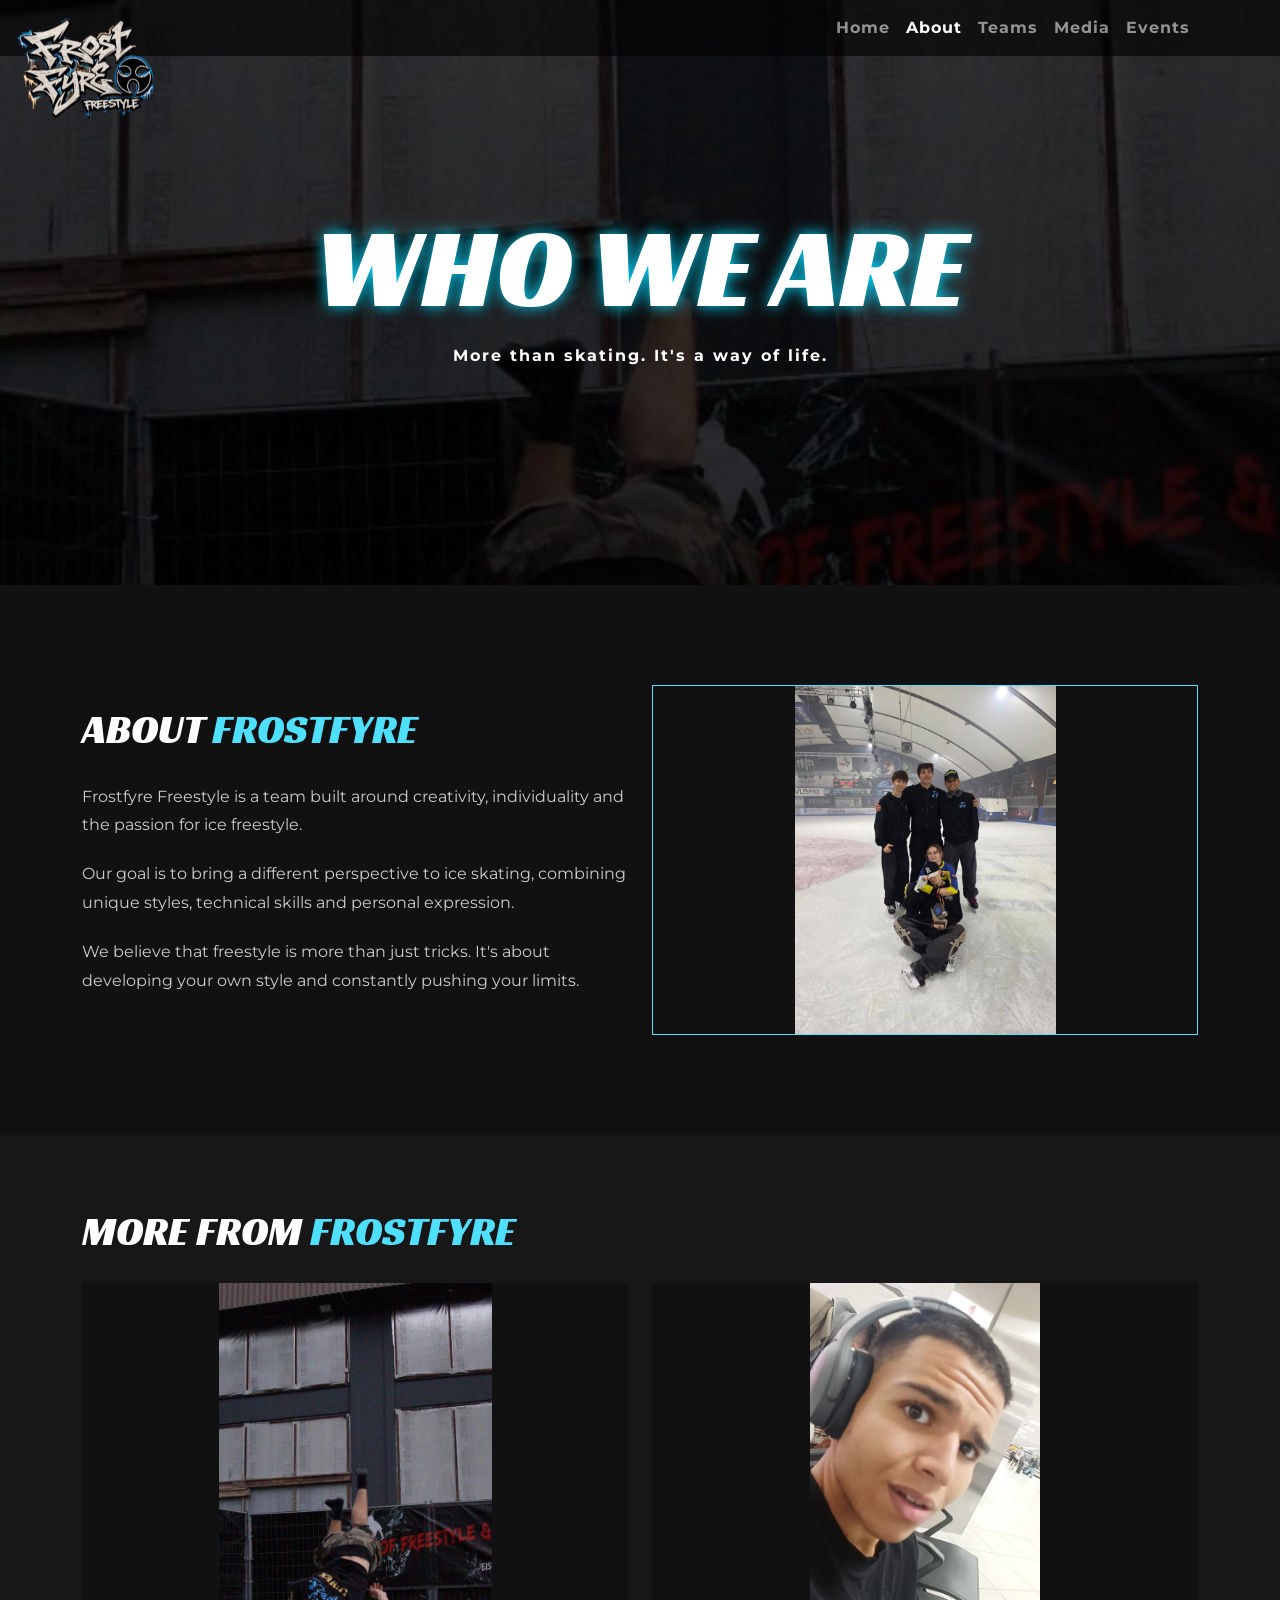
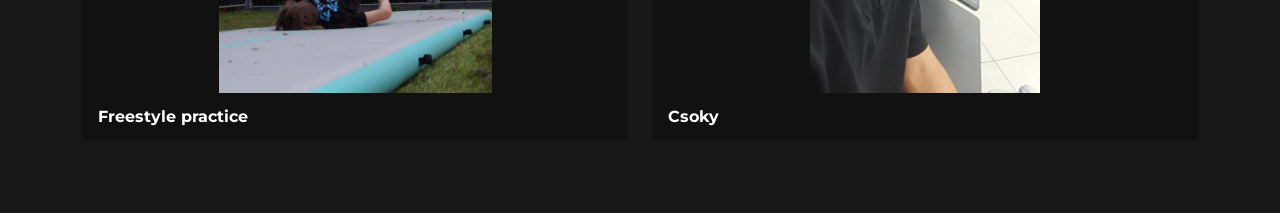
<file: rolunk.html>
<!DOCTYPE html>
<html lang="hu">

<head>
    <meta charset="UTF-8">
    <meta name="viewport" content="width=device-width, initial-scale=1.0">
    <link href="https://cdn.jsdelivr.net/npm/bootstrap@5.0.2/dist/css/bootstrap.min.css" rel="stylesheet"
        integrity="sha384-EVSTQN3/azprG1Anm3QDgpJLIm9Nao0Yz1ztcQTwFspd3yD65VohhpuuCOmLASjC" crossorigin="anonymous">
    <link rel="stylesheet" href="css/stylesheet.css">
    <title>Rólunk - Frostfyre Freestyle</title>
    <link href="https://fonts.googleapis.com/css2?family=Racing+Sans+One&family=Montserrat:wght@500;700&display=swap"
        rel="stylesheet">
    <link rel="stylesheet" href="css/rolunk.css">

</head>

<body>
    <main>
        <header>
            <nav class="navbar navbar-expand-lg navbar-dark fixed-top">

                <div class="container">

                    <h1 class="navbar-brand site-logo">
                        <img src="pics/site-logo.png" alt="Frostfyre Freestyle">
                    </h1>

                    <button class="navbar-toggler" data-bs-toggle="collapse" data-bs-target="#menu">
                        <span class="navbar-toggler-icon"></span>
                    </button>

                    <div class="collapse navbar-collapse justify-content-end" id="menu">

                        <ul class="navbar-nav">

                            <li class="nav-item">
                                <a class="nav-link" href="index.html">Home</a>
                            </li>

                            <li class="nav-item">
                                <a class="nav-link active" href="rolunk.html">About</a>
                            </li>

                            <li class="nav-item">
                                <a class="nav-link" href="teams.html">Teams</a>
                            </li>

                            <li class="nav-item">
                                <a class="nav-link" href="media.html">Media</a>
                            </li>

                            <li class="nav-item">
                                <a class="nav-link" href="events.html">Events</a>
                            </li>

                        </ul>

                    </div>

                </div>

            </nav>
        </header>

        <section class="about-hero">

            <div class="container text-center">

                <h1>WHO WE ARE</h1>

                <p>More than skating. It's a way of life.</p>

            </div>

        </section>
        <section class="about-section">

            <div class="container">

                <div class="row align-items-center">

                    <div class="col-md-6">

                        <h2>ABOUT <span>FROSTFYRE</span></h2>

                        <p>
                            Frostfyre Freestyle is a team built around creativity,
                            individuality and the passion for ice freestyle.
                        </p>

                        <p>
                            Our goal is to bring a different perspective to ice skating,
                            combining unique styles, technical skills and personal expression.
                        </p>

                        <p>
                            We believe that freestyle is more than just tricks.
                            It's about developing your own style and constantly
                            pushing your limits.
                        </p>

                    </div>
                    <div class="col-md-6">

                        <img src="pics/2.jpg" class="about-image" alt="Frostfyre team">
                        
                    </div>

                </div>

            </div>

        </section>

        <section class="photo-gallery">
            <div class="container">
                <h2>MORE FROM <span>FROSTFYRE</span></h2>
                <div class="row g-4">
                    <div class="col-md-6">
                        <figure class="gallery-photo">
                            <img src="pics/3.jpg" alt="Frostfyre freestyle practice">
                            <figcaption>Freestyle practice</figcaption>
                        </figure>
                    </div>
                    <div class="col-md-6">
                        <figure class="gallery-photo">
                            <img src="pics/902057252_1460495592699006_4643397285575047809_n.jpg" alt="Frostfyre team member">
                            <figcaption>Csoky</figcaption>
                        </figure>
                    </div>
                </div>
            </div>
        </section>

    </main>

</body>

</html>
</file>
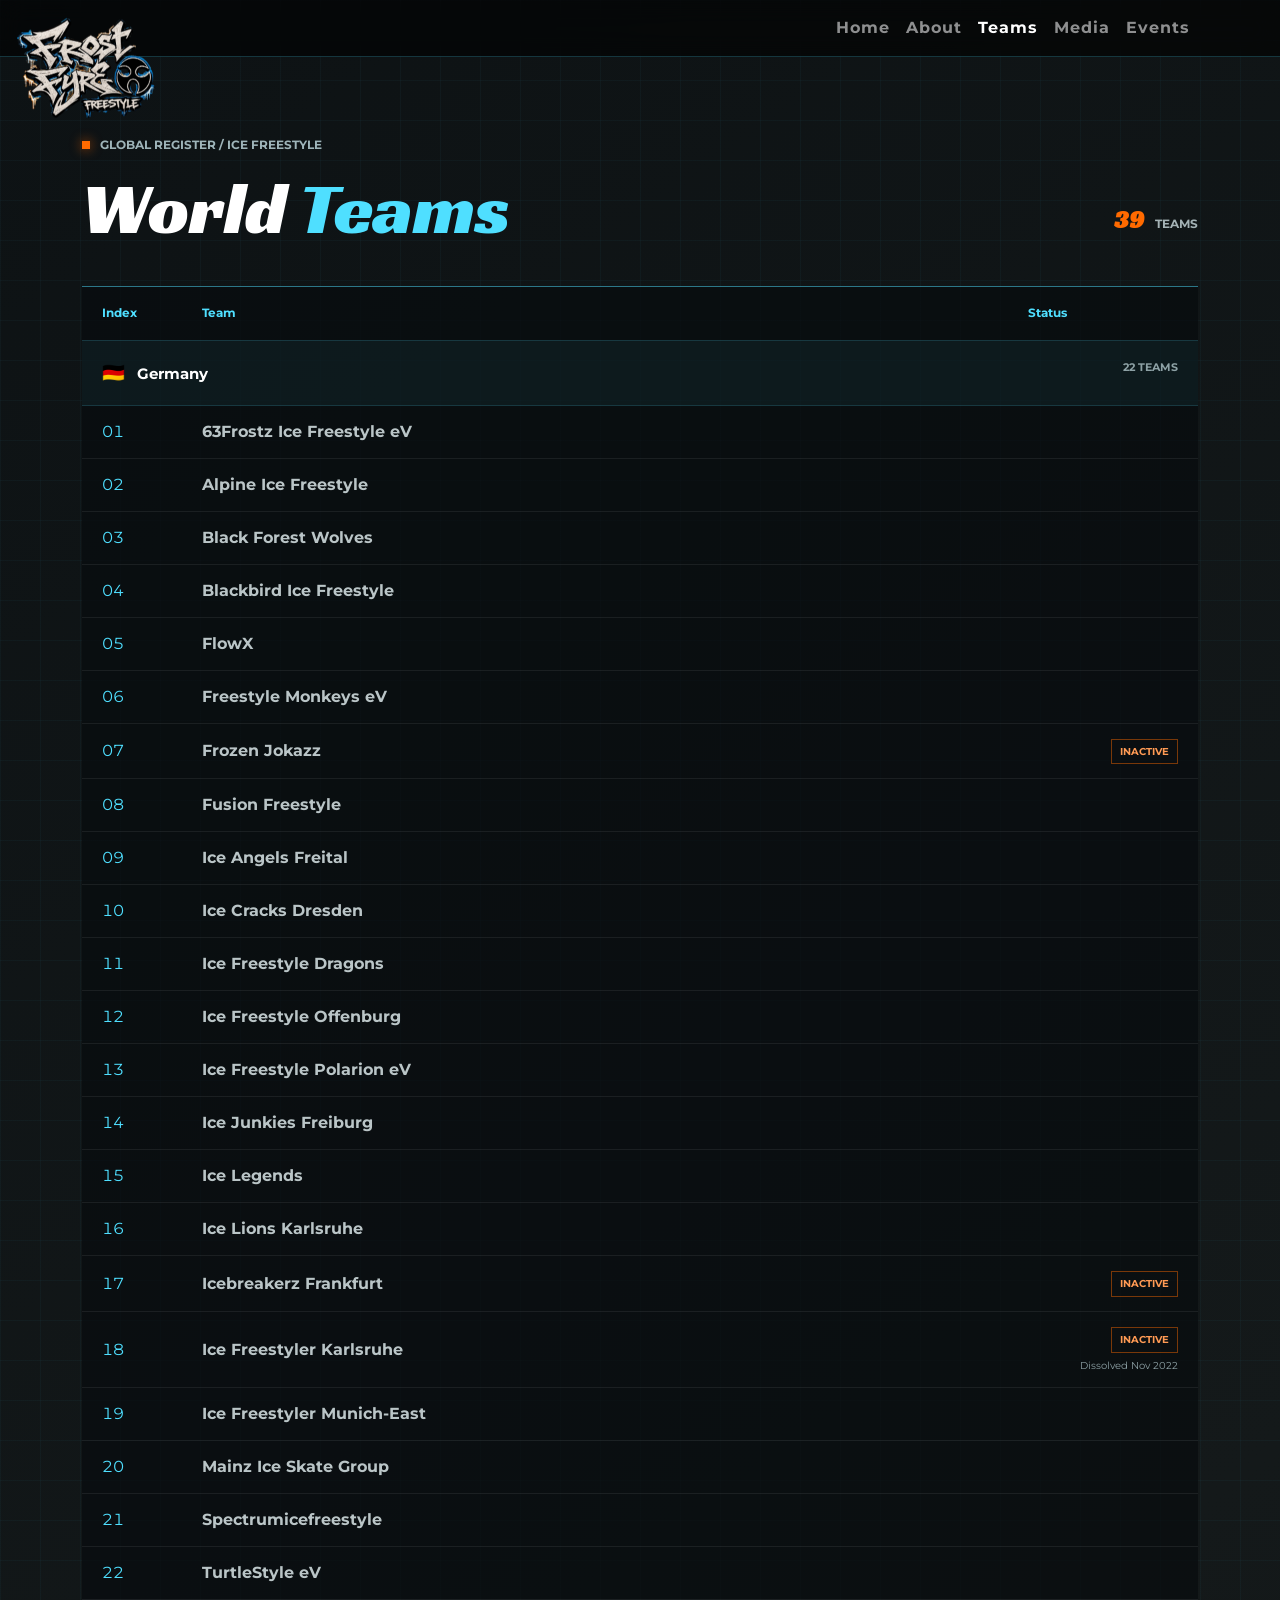
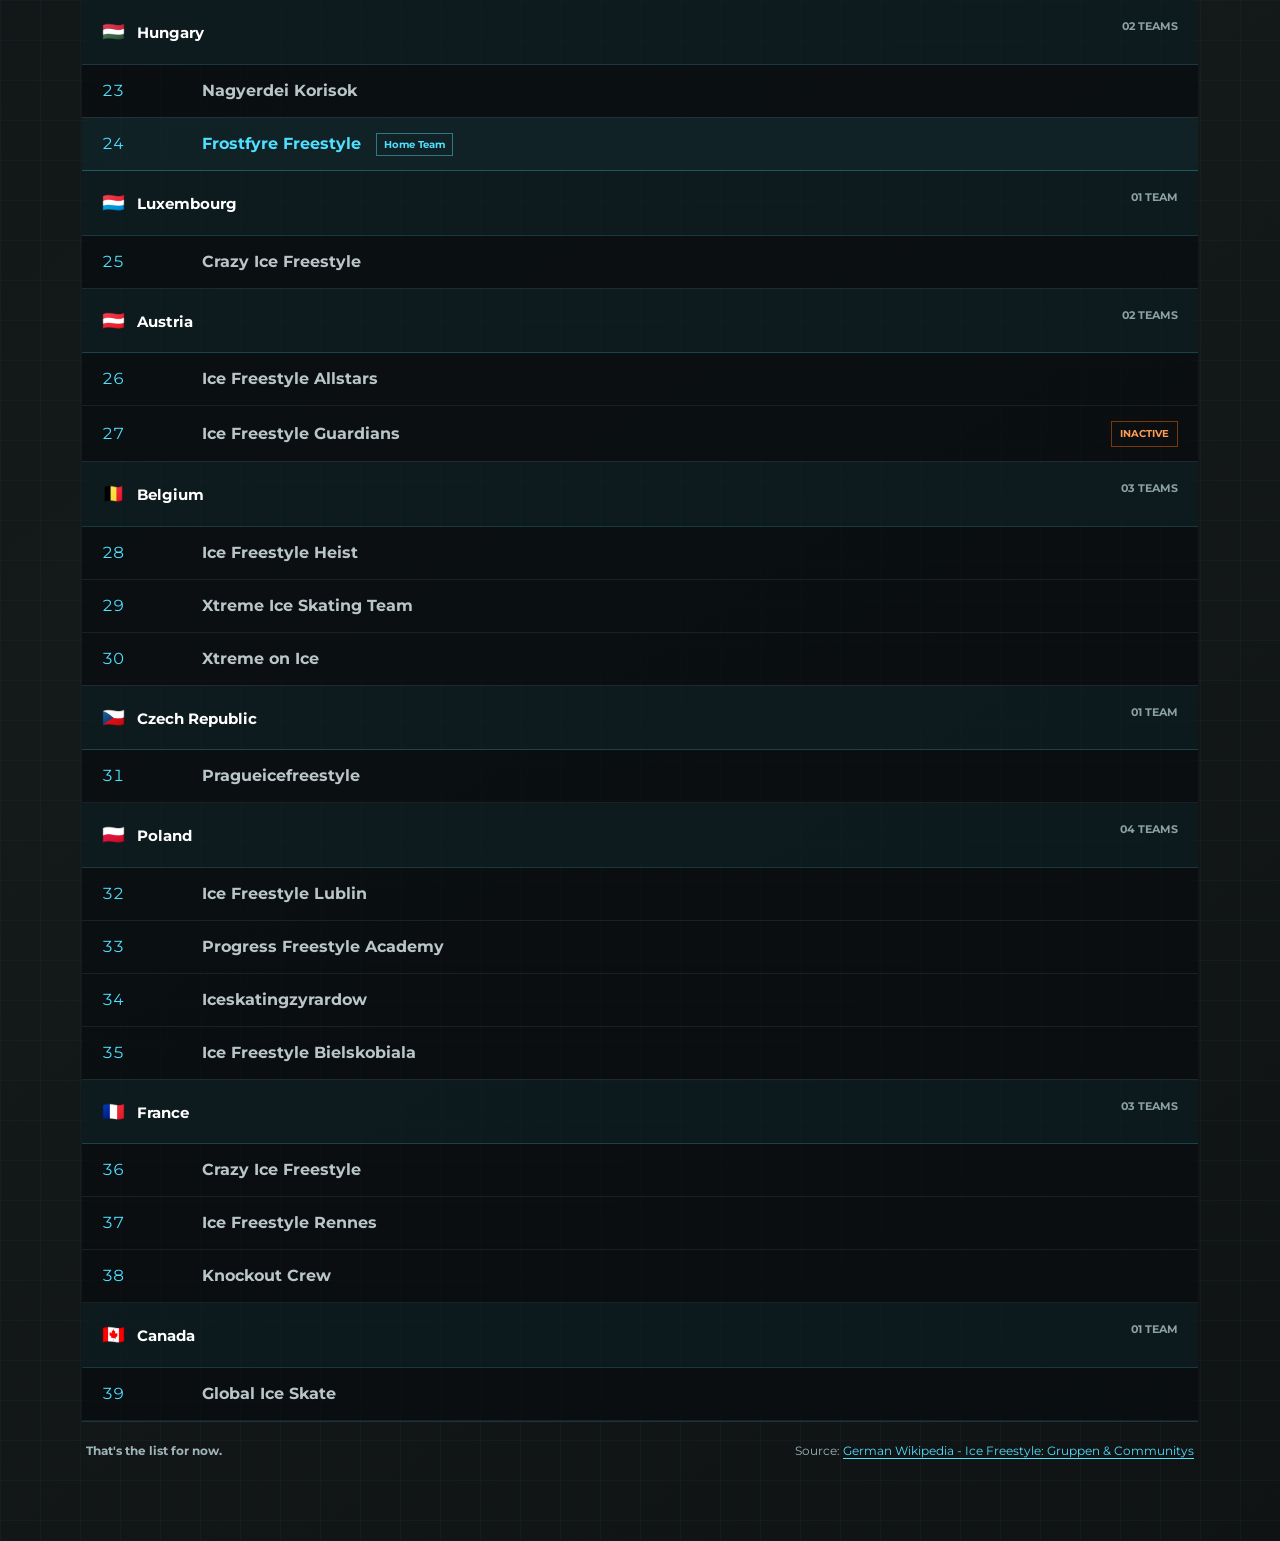
<file: teams.html>
<!DOCTYPE html>
<html lang="en">

<head>
    <meta charset="UTF-8">
    <meta name="viewport" content="width=device-width, initial-scale=1.0">
    <link href="https://cdn.jsdelivr.net/npm/bootstrap@5.0.2/dist/css/bootstrap.min.css" rel="stylesheet"
        integrity="sha384-EVSTQN3/azprG1Anm3QDgpJLIm9Nao0Yz1ztcQTwFspd3yD65VohhpuuCOmLASjC" crossorigin="anonymous">
    <link rel="stylesheet" href="css/stylesheet.css">
    <link href="https://fonts.googleapis.com/css2?family=Racing+Sans+One&family=Montserrat:wght@500;700&display=swap"
        rel="stylesheet">
    <link rel="stylesheet" href="css/teams.css">
    <title>World Teams - Frostfyre Freestyle</title>
</head>

<body class="teams-page">
    <main>
        <header>
            <nav class="navbar navbar-expand-lg navbar-dark fixed-top" aria-label="Primary navigation">
                <div class="container">
                    <h1 class="navbar-brand site-logo">
                        <img src="pics/site-logo.png" alt="Frostfyre Freestyle">
                    </h1>

                    <button class="navbar-toggler" type="button" data-bs-toggle="collapse" data-bs-target="#menu"
                        aria-controls="menu" aria-expanded="false" aria-label="Toggle navigation">
                        <span class="navbar-toggler-icon"></span>
                    </button>

                    <div class="collapse navbar-collapse justify-content-end" id="menu">
                        <ul class="navbar-nav">
                            <li class="nav-item">
                                <a class="nav-link" href="index.html">Home</a>
                            </li>
                            <li class="nav-item">
                                <a class="nav-link" href="rolunk.html">About</a>
                            </li>
                            <li class="nav-item">
                                <a class="nav-link active" href="teams.html" aria-current="page">Teams</a>
                            </li>
                            <li class="nav-item">
                                <a class="nav-link" href="#">Media</a>
                            </li>
                            <li class="nav-item">
                                <a class="nav-link" href="#">Events</a>
                            </li>
                        </ul>
                    </div>
                </div>
            </nav>
        </header>

        <section class="team-directory" aria-labelledby="teams-title">
            <div class="container">
                <p class="directory-kicker"><span aria-hidden="true"></span> GLOBAL REGISTER / ICE FREESTYLE</p>

                <div class="directory-title-row">
                    <h1 id="teams-title">World <span>Teams</span></h1>
                    <p class="directory-count"><strong>39</strong> TEAMS</p>
                </div>

                <div class="team-list-frame">
                    <table class="team-table" aria-label="Teams by country">
                        <thead>
                            <tr>
                                <th scope="col">Index</th>
                                <th scope="col">Team</th>
                                <th scope="col">Status</th>
                            </tr>
                        </thead>
                        <tbody>
                            <tr class="country-row">
                                <th scope="rowgroup" colspan="3"><span class="country-flag">🇩🇪</span>Germany<span class="country-count">22 TEAMS</span></th>
                            </tr>
                            <tr class="team-row"><td class="team-number">01</td><td class="team-name">63Frostz Ice Freestyle eV</td><td></td></tr>
                            <tr class="team-row"><td class="team-number">02</td><td class="team-name">Alpine Ice Freestyle</td><td></td></tr>
                            <tr class="team-row"><td class="team-number">03</td><td class="team-name">Black Forest Wolves</td><td></td></tr>
                            <tr class="team-row"><td class="team-number">04</td><td class="team-name">Blackbird Ice Freestyle</td><td></td></tr>
                            <tr class="team-row"><td class="team-number">05</td><td class="team-name">FlowX</td><td></td></tr>
                            <tr class="team-row"><td class="team-number">06</td><td class="team-name">Freestyle Monkeys eV</td><td></td></tr>
                            <tr class="team-row"><td class="team-number">07</td><td class="team-name">Frozen Jokazz</td><td class="team-status-cell"><span class="team-status inactive">Inactive</span></td></tr>
                            <tr class="team-row"><td class="team-number">08</td><td class="team-name">Fusion Freestyle</td><td></td></tr>
                            <tr class="team-row"><td class="team-number">09</td><td class="team-name">Ice Angels Freital</td><td></td></tr>
                            <tr class="team-row"><td class="team-number">10</td><td class="team-name">Ice Cracks Dresden</td><td></td></tr>
                            <tr class="team-row"><td class="team-number">11</td><td class="team-name">Ice Freestyle Dragons</td><td></td></tr>
                            <tr class="team-row"><td class="team-number">12</td><td class="team-name">Ice Freestyle Offenburg</td><td></td></tr>
                            <tr class="team-row"><td class="team-number">13</td><td class="team-name">Ice Freestyle Polarion eV</td><td></td></tr>
                            <tr class="team-row"><td class="team-number">14</td><td class="team-name">Ice Junkies Freiburg</td><td></td></tr>
                            <tr class="team-row"><td class="team-number">15</td><td class="team-name">Ice Legends</td><td></td></tr>
                            <tr class="team-row"><td class="team-number">16</td><td class="team-name">Ice Lions Karlsruhe</td><td></td></tr>
                            <tr class="team-row"><td class="team-number">17</td><td class="team-name">Icebreakerz Frankfurt</td><td class="team-status-cell"><span class="team-status inactive">Inactive</span></td></tr>
                            <tr class="team-row"><td class="team-number">18</td><td class="team-name">Ice Freestyler Karlsruhe</td><td class="team-status-cell"><span class="team-status inactive">Inactive</span><span class="team-note">Dissolved Nov 2022</span></td></tr>
                            <tr class="team-row"><td class="team-number">19</td><td class="team-name">Ice Freestyler Munich-East</td><td></td></tr>
                            <tr class="team-row"><td class="team-number">20</td><td class="team-name">Mainz Ice Skate Group</td><td></td></tr>
                            <tr class="team-row"><td class="team-number">21</td><td class="team-name">Spectrumicefreestyle</td><td></td></tr>
                            <tr class="team-row"><td class="team-number">22</td><td class="team-name">TurtleStyle eV</td><td></td></tr>

                            <tr class="country-row">
                                <th scope="rowgroup" colspan="3"><span class="country-flag">🇭🇺</span>Hungary<span class="country-count">02 TEAMS</span></th>
                            </tr>
                            <tr class="team-row"><td class="team-number">23</td><td class="team-name">Nagyerdei Korisok</td><td></td></tr>
                            <tr class="team-row featured-team"><td class="team-number">24</td><td class="team-name">Frostfyre Freestyle <span class="team-badge">Home Team</span></td><td></td></tr>

                            <tr class="country-row">
                                <th scope="rowgroup" colspan="3"><span class="country-flag">🇱🇺</span>Luxembourg<span class="country-count">01 TEAM</span></th>
                            </tr>
                            <tr class="team-row"><td class="team-number">25</td><td class="team-name">Crazy Ice Freestyle</td><td></td></tr>

                            <tr class="country-row">
                                <th scope="rowgroup" colspan="3"><span class="country-flag">🇦🇹</span>Austria<span class="country-count">02 TEAMS</span></th>
                            </tr>
                            <tr class="team-row"><td class="team-number">26</td><td class="team-name">Ice Freestyle Allstars</td><td></td></tr>
                            <tr class="team-row"><td class="team-number">27</td><td class="team-name">Ice Freestyle Guardians</td><td class="team-status-cell"><span class="team-status inactive">Inactive</span></td></tr>

                            <tr class="country-row">
                                <th scope="rowgroup" colspan="3"><span class="country-flag">🇧🇪</span>Belgium<span class="country-count">03 TEAMS</span></th>
                            </tr>
                            <tr class="team-row"><td class="team-number">28</td><td class="team-name">Ice Freestyle Heist</td><td></td></tr>
                            <tr class="team-row"><td class="team-number">29</td><td class="team-name">Xtreme Ice Skating Team</td><td></td></tr>
                            <tr class="team-row"><td class="team-number">30</td><td class="team-name">Xtreme on Ice</td><td></td></tr>

                            <tr class="country-row">
                                <th scope="rowgroup" colspan="3"><span class="country-flag">🇨🇿</span>Czech Republic<span class="country-count">01 TEAM</span></th>
                            </tr>
                            <tr class="team-row"><td class="team-number">31</td><td class="team-name">Pragueicefreestyle</td><td></td></tr>

                            <tr class="country-row">
                                <th scope="rowgroup" colspan="3"><span class="country-flag">🇵🇱</span>Poland<span class="country-count">04 TEAMS</span></th>
                            </tr>
                            <tr class="team-row"><td class="team-number">32</td><td class="team-name">Ice Freestyle Lublin</td><td></td></tr>
                            <tr class="team-row"><td class="team-number">33</td><td class="team-name">Progress Freestyle Academy</td><td></td></tr>
                            <tr class="team-row"><td class="team-number">34</td><td class="team-name">Iceskatingzyrardow</td><td></td></tr>
                            <tr class="team-row"><td class="team-number">35</td><td class="team-name">Ice Freestyle Bielskobiala</td><td></td></tr>

                            <tr class="country-row">
                                <th scope="rowgroup" colspan="3"><span class="country-flag">🇫🇷</span>France<span class="country-count">03 TEAMS</span></th>
                            </tr>
                            <tr class="team-row"><td class="team-number">36</td><td class="team-name">Crazy Ice Freestyle</td><td></td></tr>
                            <tr class="team-row"><td class="team-number">37</td><td class="team-name">Ice Freestyle Rennes</td><td></td></tr>
                            <tr class="team-row"><td class="team-number">38</td><td class="team-name">Knockout Crew</td><td></td></tr>

                            <tr class="country-row">
                                <th scope="rowgroup" colspan="3"><span class="country-flag">🇨🇦</span>Canada<span class="country-count">01 TEAM</span></th>
                            </tr>
                            <tr class="team-row"><td class="team-number">39</td><td class="team-name">Global Ice Skate</td><td></td></tr>
                        </tbody>
                    </table>
                </div>
                <div class="directory-footer">
                    <p class="directory-signoff">That's the list for now.</p>
                    <p class="directory-source">Source: <a href="https://de.wikipedia.org/wiki/Ice_Freestyle#Gruppen_&amp;_Communitys" target="_blank" rel="noopener noreferrer">German Wikipedia - Ice Freestyle: Gruppen &amp; Communitys</a></p>
                </div>
            </div>
        </section>
    </main>
</body>

</html>
</file>
<file: css/stylesheet.css>
* {
    margin: 0;
    padding: 0;
    box-sizing: border-box;
}

body {
    font-family: Montserrat, sans-serif;
    background: #111;
    color: white;
}



.navbar {
    background: rgba(0, 0, 0, .6);
    backdrop-filter: blur(1px);
}

.site-logo {
    margin: 0 auto 0 -8px;
    position:fixed;
    top:12px;
    left:24px;
    z-index:1100;
}

.site-logo img {
    display:block;
    width:140px;
    height:auto;

}

.nav-link{
    font-weight:700;
    letter-spacing:1px;
}

.nav-link:hover {
    color: #4fdfff !important;
}

.hero {

    height: 100vh;

    position: relative;

    display: flex;

    justify-content: center;

    align-items: center;

}

.hero-video {
    position: absolute;
    inset: 0;
    width: 100%;
    height: 100%;
    object-fit: cover;
    z-index: 0;
}

.overlay {

    position: absolute;

    inset: 0;
    width: 100%;
    height: 100%;

    background: rgba(0, 0, 0, .55);
    z-index: 1;
}

.hero-content {

    position: relative;
    z-index: 2;

}


.hero h1 {
    font-size: clamp(4rem, 11vw, 8rem);
    line-height: .95;
    letter-spacing: 2px;
    text-shadow: 0 0 15px #00d9ff, 4px 4px 0 #004a5c;
    }


 .hero h2 {
        font-size: clamp(1.8rem, 5vw, 4rem);
        letter-spacing: 12px;
        text-shadow: 0 0 10px #ff6a00, 3px 3px 0 #5c2400;
    }

  .hero p{
    font-weight:700;
    letter-spacing:1px;
}
</file>
<file: css/rolunk.css>
.about-hero {
	height: 65vh;
	display: flex;
	justify-content: center;
	align-items: center;
	background:
		linear-gradient(rgba(0, 0, 0, .65), rgba(0, 0, 0, .75)),
		url("../pics/3.jpg");
	background-size: cover;
	background-position: center;
}

.about-hero h1 {
	font-family: 'Racing Sans One', sans-serif;
	font-size: clamp(3rem, 9vw, 7rem);
	text-shadow: 0 0 15px #00d9ff;
}

.about-hero p {
	font-weight: 700;
	letter-spacing: 2px;
}

.about-section {
	padding: 100px 0;
	background: #111;
}

.about-section h2,
.photo-gallery h2 {
	font-family: 'Racing Sans One', sans-serif;
	font-size: 2.5rem;
	margin-bottom: 30px;
}

.about-section h2 span,
.photo-gallery h2 span {
	color: #4fdfff;
}

.about-section p {
	color: #ccc;
	line-height: 1.8;
	margin-bottom: 20px;
}

.about-image {
	width: 100%;
	height: 350px;
	object-fit: contain;
	border: 1px solid #4fdfff;
}

.photo-gallery {
	padding: 72px 0;
	background: #171717;
}

.photo-gallery h2 {
	margin-bottom: 28px;
	color: #fff;
}

.gallery-photo {
	height: 100%;
	margin: 0;
	background: #111;
	overflow: hidden;
}

.gallery-photo img {
	display: block;
	width: 100%;
	aspect-ratio: 4 / 3;
	object-fit: contain;
}

.gallery-photo figcaption {
	padding: 12px 16px;
	color: #fff;
	font-weight: 700;
}
</file>
<file: css/teams.css>
.teams-page .navbar {
	border-bottom: 1px solid rgba(79, 223, 255, .22);
	backdrop-filter: blur(12px);
}

.team-directory {
	min-height: 100vh;
	padding: 136px 0 80px;
	background-color: #0d1214;
	background-image:
		linear-gradient(rgba(79, 223, 255, .035) 1px, transparent 1px),
		linear-gradient(90deg, rgba(79, 223, 255, .035) 1px, transparent 1px),
		linear-gradient(145deg, #0d1214, #14191a 58%, #101314);
	background-size: 40px 40px, 40px 40px, auto;
}

.directory-kicker {
	display: flex;
	align-items: center;
	gap: 10px;
	margin-bottom: 18px;
	color: #9eb4b9;
	font-size: .75rem;
	font-weight: 700;
}

.directory-kicker span {
	width: 8px;
	height: 8px;
	background: #ff6a00;
	box-shadow: 0 0 12px rgba(255, 106, 0, .7);
}

.directory-title-row {
	display: flex;
	align-items: flex-end;
	justify-content: space-between;
	gap: 24px;
	margin-bottom: 42px;
}

.directory-title-row h1 {
	margin: 0;
	font-family: 'Racing Sans One', sans-serif;
	font-size: 4.5rem;
	line-height: 1;
}

.directory-title-row h1 span {
	color: #4fdfff;
}

.directory-count {
	margin: 0 0 6px;
	color: #a4b2b5;
	font-size: .75rem;
	font-weight: 700;
}

.directory-count strong {
	margin-right: 8px;
	color: #ff6a00;
	font-family: 'Racing Sans One', sans-serif;
	font-size: 1.5rem;
}

.team-list-frame {
	border-top: 1px solid rgba(79, 223, 255, .5);
	border-bottom: 1px solid rgba(79, 223, 255, .2);
	background: rgba(8, 12, 14, .72);
}

.team-table {
	width: 100%;
	border-collapse: collapse;
	table-layout: fixed;
}

.team-table th {
	padding: 18px 20px;
	border-bottom: 1px solid rgba(79, 223, 255, .2);
	color: #4fdfff;
	font-size: .72rem;
	font-weight: 700;
	text-align: left;
}

.team-table th:first-child {
	width: 100px;
}

.team-table th:last-child {
	width: 190px;
}

.team-table .country-row th {
	padding: 18px 20px;
	border-top: 1px solid rgba(79, 223, 255, .24);
	background: rgba(79, 223, 255, .055);
	color: #fff;
	font-size: .95rem;
}

.country-flag {
	margin-right: 12px;
	font-size: 1.15rem;
}

.country-count {
	float: right;
	color: #8da1a5;
	font-size: .68rem;
}

.team-table .team-row td {
	padding: 14px 20px;
	border-bottom: 1px solid rgba(255, 255, 255, .07);
	color: #bac5c7;
}

.team-table .team-row:hover td {
	background: rgba(79, 223, 255, .045);
}

.team-number {
	color: #4fdfff !important;
	font-variant-numeric: tabular-nums;
}

.team-name {
	font-weight: 700;
}

.featured-team td {
	background: rgba(79, 223, 255, .09);
	border-bottom-color: rgba(79, 223, 255, .28) !important;
}

.featured-team .team-name {
	color: #4fdfff !important;
}

.team-badge {
	display: inline-block;
	margin-left: 10px;
	padding: 3px 7px;
	border: 1px solid rgba(79, 223, 255, .45);
	color: #4fdfff;
	font-size: .62rem;
	font-weight: 700;
	vertical-align: middle;
}

.team-status-cell {
	text-align: right;
}

.team-status {
	display: inline-block;
	padding: 4px 8px;
	border: 1px solid rgba(255, 106, 0, .45);
	color: #ff9a54;
	font-size: .65rem;
	font-weight: 700;
	text-transform: uppercase;
}

.team-note {
	display: block;
	margin-top: 5px;
	color: #8da1a5;
	font-size: .65rem;
}

.directory-footer {
	display: flex;
	justify-content: space-between;
	gap: 16px 24px;
	flex-wrap: wrap;
	padding: 20px 4px 0;
}

.directory-signoff,
.directory-source {
	margin: 0;
	color: #9eb4b9;
	font-size: .78rem;
}

.directory-signoff {
	font-weight: 700;
}

.directory-source a {
	color: #4fdfff;
	text-decoration: underline;
	text-underline-offset: 3px;
}

.directory-source a:hover {
	color: #fff;
}

@media (max-width: 600px) {
	.team-directory {
		padding-top: 120px;
	}

	.directory-title-row {
		align-items: flex-start;
		flex-direction: column;
		gap: 10px;
		margin-bottom: 30px;
	}

	.directory-title-row h1 {
		font-size: 3rem;
	}

	.team-table th,
	.team-table td {
		padding-right: 10px;
		padding-left: 10px;
	}

	.team-table th:first-child {
		width: 58px;
	}

	.team-table th:last-child {
		width: 112px;
	}

	.team-table .country-row th {
		padding-top: 15px;
		padding-bottom: 15px;
	}

	.team-table .team-row td {
		padding-top: 12px;
		padding-bottom: 12px;
	}

	.team-status {
		padding: 3px 5px;
		font-size: .58rem;
	}

	.team-note {
		font-size: .58rem;
	}

	.team-badge {
		margin: 6px 0 0;
	}
}
</file>
